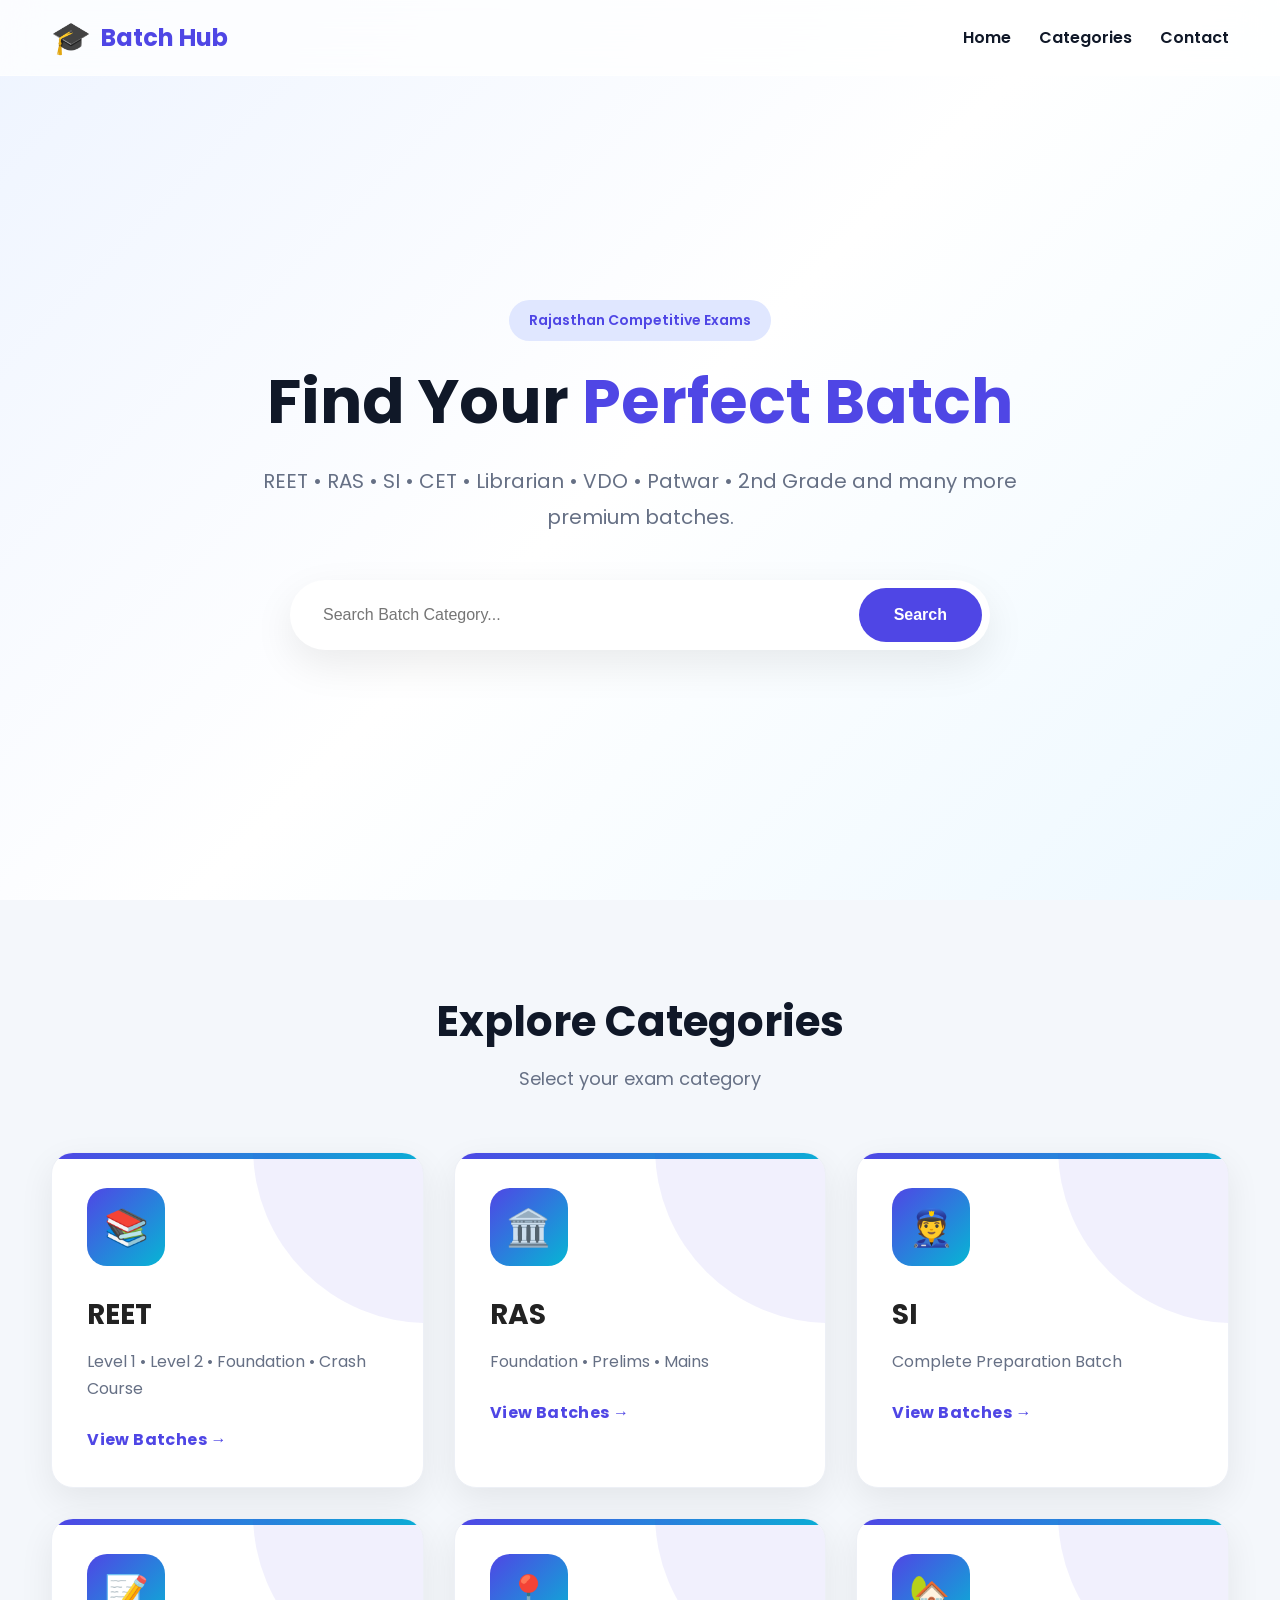
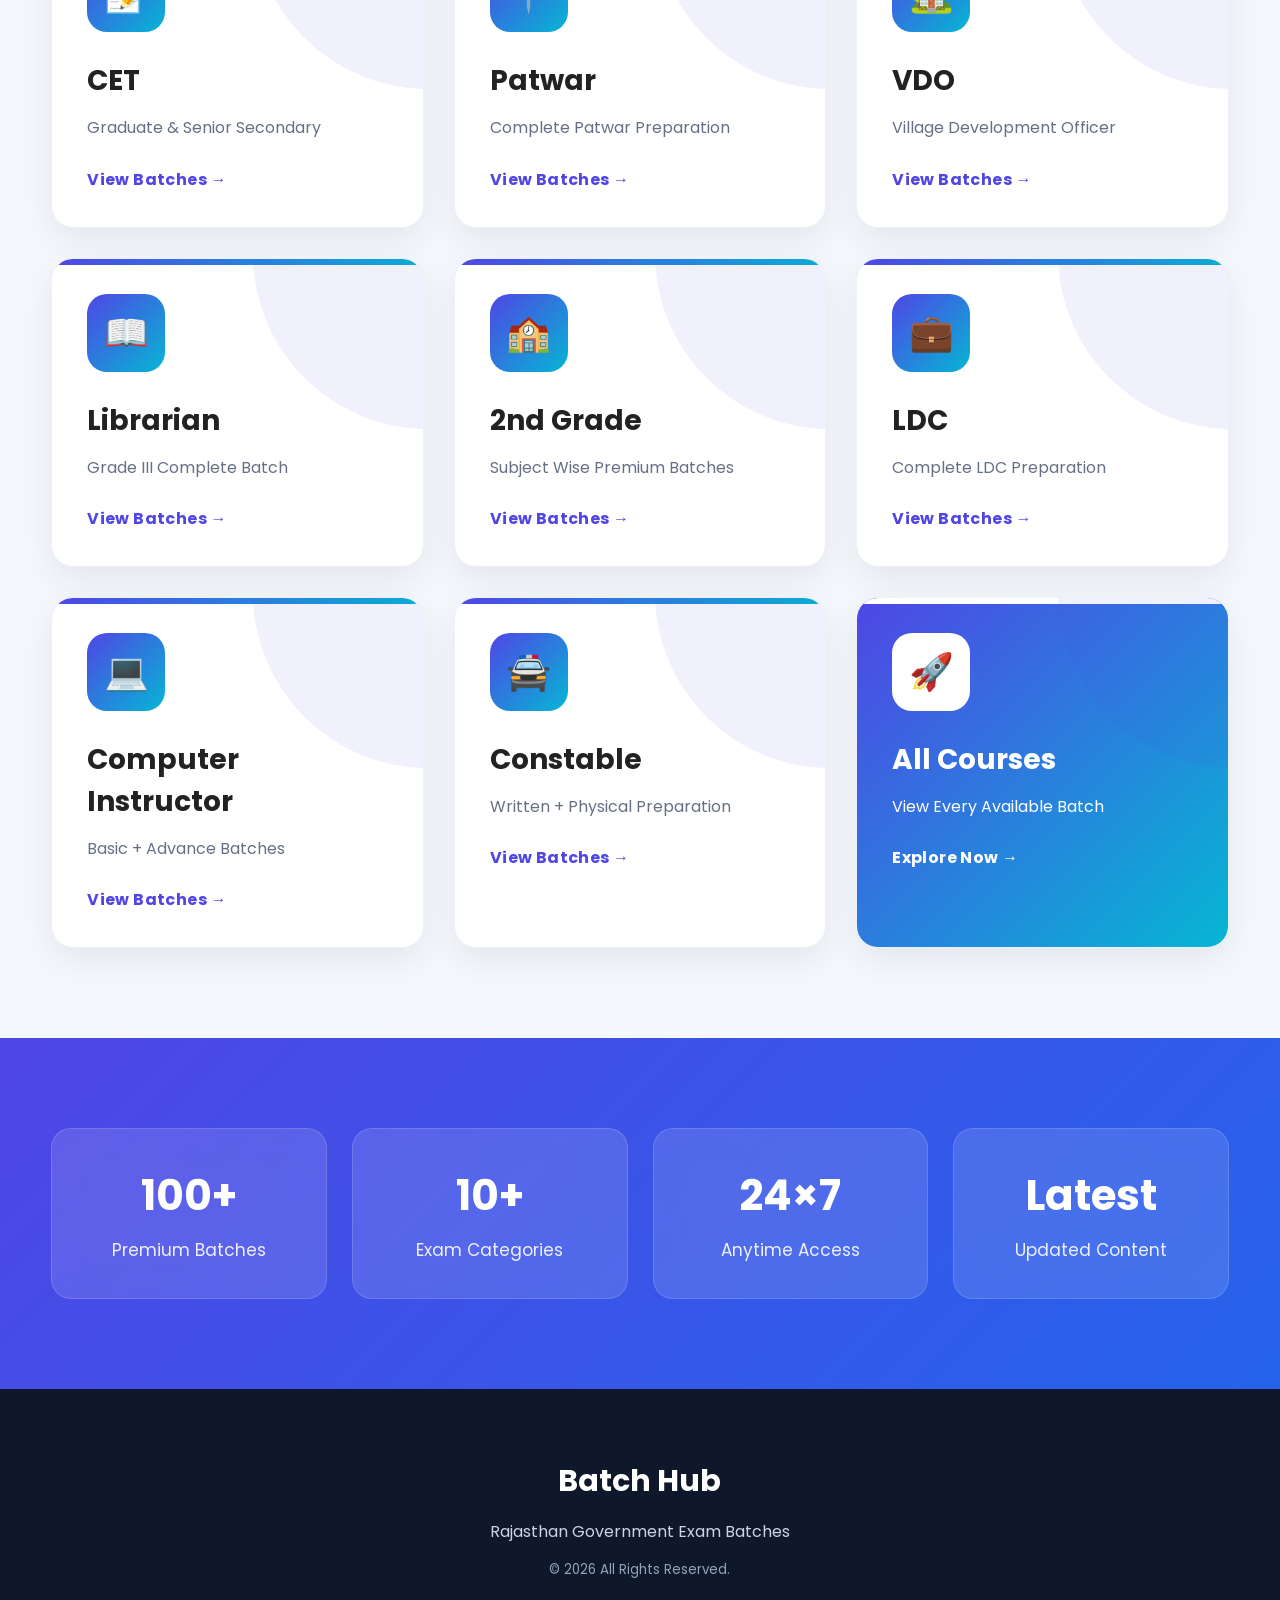
<file: index.html>
<!DOCTYPE html>
<html lang="en">

<head>

    <meta charset="UTF-8">
    <meta name="viewport" content="width=device-width, initial-scale=1.0">

    <title>All Exam Batches</title>

    <meta name="description"
        content="Join Rajasthan Government Exam Premium Batches - REET, RAS, SI, CET, Librarian, Patwar, VDO and more.">

    <link rel="stylesheet" href="assets/css/style.css">

    <link rel="preconnect" href="https://fonts.googleapis.com">

    <link rel="preconnect" href="https://fonts.gstatic.com" crossorigin>

    <link href="https://fonts.googleapis.com/css2?family=Poppins:wght@300;400;500;600;700;800&display=swap"
        rel="stylesheet">

    <script defer src="assets/js/app.js"></script>

</head>

<body>

    <!--========================
            HEADER
    =========================-->

    <header class="header">

        <div class="container">

            <a href="#" class="logo">

                <span class="logo-icon">🎓</span>

                <span class="logo-text">
                    Batch Hub
                </span>

            </a>

            <nav>

                <a href="#">Home</a>

                <a href="#categories">Categories</a>

                <a href="#">Contact</a>

            </nav>

        </div>

    </header>



    <!--========================
            HERO
    =========================-->

    <section class="hero">

        <div class="hero-content">

            <span class="hero-badge">
                Rajasthan Competitive Exams
            </span>

            <h1>

                Find Your

                <span>Perfect Batch</span>

            </h1>

            <p>

                REET • RAS • SI • CET • Librarian • VDO • Patwar •
                2nd Grade and many more premium batches.

            </p>



            <div class="search-box">

                <input type="text"
                    placeholder="Search Batch Category...">

                <button>

                    Search

                </button>

            </div>

        </div>

    </section>



    <!--========================
        CATEGORY SECTION
    =========================-->

    <section class="categories" id="categories">

        <div class="container">

            <div class="section-title">

                <h2>

                    Explore Categories

                </h2>

                <p>

                    Select your exam category

                </p>

            </div>

            <div class="category-grid">

                <!-- REET -->

<a href="batches/reet/index.html" class="category-card">

    <div class="card-icon">📚</div>

    <h3>REET</h3>

    <p>Level 1 • Level 2 • Foundation • Crash Course</p>

    <span>View Batches →</span>

</a>


<!-- RAS -->

<a href="batches/ras/index.html" class="category-card">

    <div class="card-icon">🏛️</div>

    <h3>RAS</h3>

    <p>Foundation • Prelims • Mains</p>

    <span>View Batches →</span>

</a>


<!-- SI -->

<a href="batches/si/index.html" class="category-card">

    <div class="card-icon">👮</div>

    <h3>SI</h3>

    <p>Complete Preparation Batch</p>

    <span>View Batches →</span>

</a>


<!-- CET -->

<a href="batches/cet/index.html" class="category-card">

    <div class="card-icon">📝</div>

    <h3>CET</h3>

    <p>Graduate & Senior Secondary</p>

    <span>View Batches →</span>

</a>


<!-- PATWAR -->

<a href="batches/patwar/index.html" class="category-card">

    <div class="card-icon">📍</div>

    <h3>Patwar</h3>

    <p>Complete Patwar Preparation</p>

    <span>View Batches →</span>

</a>


<!-- VDO -->

<a href="batches/vdo/index.html" class="category-card">

    <div class="card-icon">🏡</div>

    <h3>VDO</h3>

    <p>Village Development Officer</p>

    <span>View Batches →</span>

</a>


<!-- LIBRARIAN -->

<a href="batches/librarian/index.html" class="category-card">

    <div class="card-icon">📖</div>

    <h3>Librarian</h3>

    <p>Grade III Complete Batch</p>

    <span>View Batches →</span>

</a>


<!-- 2nd Grade -->

<a href="batches/2nd-grade/index.html" class="category-card">

    <div class="card-icon">🏫</div>

    <h3>2nd Grade</h3>

    <p>Subject Wise Premium Batches</p>

    <span>View Batches →</span>

</a>


<!-- LDC -->

<a href="batches/ldc/index.html" class="category-card">

    <div class="card-icon">💼</div>

    <h3>LDC</h3>

    <p>Complete LDC Preparation</p>

    <span>View Batches →</span>

</a>


<!-- COMPUTER INSTRUCTOR -->

<a href="batches/computer-instructor/index.html" class="category-card">

    <div class="card-icon">💻</div>

    <h3>Computer Instructor</h3>

    <p>Basic + Advance Batches</p>

    <span>View Batches →</span>

</a>


<!-- CONSTABLE -->

<a href="batches/constable/index.html" class="category-card">

    <div class="card-icon">🚔</div>

    <h3>Constable</h3>

    <p>Written + Physical Preparation</p>

    <span>View Batches →</span>

</a>


<!-- ALL COURSES -->

<a href="batches/all/index.html" class="category-card special">

    <div class="card-icon">🚀</div>

    <h3>All Courses</h3>

    <p>View Every Available Batch</p>

    <span>Explore Now →</span>

</a>
        </div>

    </section>


    <!--========================
            STATS
    =========================-->

    <section class="stats">

        <div class="container">

            <div class="stat-box">

                <h2>100+</h2>

                <p>Premium Batches</p>

            </div>

            <div class="stat-box">

                <h2>10+</h2>

                <p>Exam Categories</p>

            </div>

            <div class="stat-box">

                <h2>24×7</h2>

                <p>Anytime Access</p>

            </div>

            <div class="stat-box">

                <h2>Latest</h2>

                <p>Updated Content</p>

            </div>

        </div>

    </section>



    <!--========================
            FOOTER
    =========================-->

    <footer class="footer">

        <div class="container">

            <h2>Batch Hub</h2>

            <p>

                Rajasthan Government Exam Batches

            </p>

            <small>

                © 2026 All Rights Reserved.

            </small>

        </div>

    </footer>

</body>

</html>
</file>
<file: assets/css/style.css>
/*==========================
        GOOGLE RESET
==========================*/

*{
    margin:0;
    padding:0;
    box-sizing:border-box;
}

html{

    scroll-behavior:smooth;

}

body{

    font-family:'Poppins',sans-serif;

    background:#f4f7fb;

    color:#222;

    overflow-x:hidden;

}


/*==========================
        VARIABLES
==========================*/

:root{

    --primary:#4f46e5;

    --primary-dark:#312e81;

    --secondary:#06b6d4;

    --white:#ffffff;

    --black:#101828;

    --text:#667085;

    --border:#e5e7eb;

    --shadow:0 15px 40px rgba(0,0,0,.08);

    --radius:18px;

    --transition:.35s;

}


/*==========================
        CONTAINER
==========================*/

.container{

    width:min(1200px,92%);

    margin:auto;

}


/*==========================
          HEADER
==========================*/

.header{

    position:fixed;

    top:0;

    left:0;

    width:100%;

    z-index:999;

    backdrop-filter:blur(18px);

    background:rgba(255,255,255,.75);

    border-bottom:1px solid rgba(255,255,255,.4);

}


.header .container{

    display:flex;

    justify-content:space-between;

    align-items:center;

    height:75px;

}


.logo{

    text-decoration:none;

    display:flex;

    align-items:center;

    gap:10px;

}


.logo-icon{

    font-size:32px;

}


.logo-text{

    font-size:24px;

    font-weight:700;

    color:var(--primary);

}


nav{

    display:flex;

    gap:28px;

}


nav a{

    text-decoration:none;

    color:var(--black);

    font-weight:600;

    transition:.3s;

}


nav a:hover{

    color:var(--primary);

}



/*==========================
          HERO
==========================*/

.hero{

    min-height:100vh;

    display:flex;

    justify-content:center;

    align-items:center;

    text-align:center;

    padding:120px 20px 70px;

    background:

    linear-gradient(135deg,#eef4ff,#ffffff,#edf8ff);

}


.hero-content{

    max-width:850px;

}


.hero-badge{

    display:inline-block;

    background:#e0e7ff;

    color:var(--primary);

    padding:10px 20px;

    border-radius:50px;

    font-size:14px;

    font-weight:600;

    margin-bottom:25px;

}


.hero h1{

    font-size:62px;

    line-height:1.15;

    margin-bottom:25px;

    color:var(--black);

}


.hero h1 span{

    color:var(--primary);

}


.hero p{

    font-size:20px;

    color:var(--text);

    margin-bottom:45px;

    line-height:1.8;

}


/*==========================
        SEARCH
==========================*/

.search-box{

    display:flex;

    justify-content:center;

    max-width:700px;

    margin:auto;

    background:#fff;

    padding:8px;

    border-radius:60px;

    box-shadow:var(--shadow);

}


.search-box input{

    flex:1;

    border:none;

    outline:none;

    padding:18px 25px;

    font-size:16px;

    border-radius:50px;

}


.search-box button{

    border:none;

    cursor:pointer;

    background:var(--primary);

    color:#fff;

    padding:18px 35px;

    border-radius:50px;

    font-size:16px;

    font-weight:600;

    transition:.3s;

}


.search-box button:hover{

    background:var(--primary-dark);

}

/*==========================
        SECTION TITLE
==========================*/

.categories{

    padding:90px 0;

}

.section-title{

    text-align:center;

    margin-bottom:60px;

}

.section-title h2{

    font-size:42px;

    color:var(--black);

    margin-bottom:12px;

}

.section-title p{

    color:var(--text);

    font-size:18px;

}


/*==========================
        CATEGORY GRID
==========================*/

.category-grid{

    display:grid;

    grid-template-columns:repeat(auto-fit,minmax(280px,1fr));

    gap:30px;

}


/*==========================
        CATEGORY CARD
==========================*/

.category-card{

    position:relative;

    overflow:hidden;

    text-decoration:none;

    color:#222;

    background:#ffffff;

    border-radius:22px;

    padding:35px;

    border:1px solid #edf0f6;

    box-shadow:0 12px 35px rgba(0,0,0,.07);

    transition:.35s;

}


/* TOP COLOR BAR */

.category-card::before{

    content:"";

    position:absolute;

    top:0;

    left:0;

    width:100%;

    height:6px;

    background:linear-gradient(90deg,#4f46e5,#06b6d4);

}


/* HOVER GLOW */

.category-card::after{

    content:"";

    position:absolute;

    width:350px;

    height:350px;

    background:rgba(79,70,229,.08);

    border-radius:50%;

    right:-180px;

    top:-180px;

    transition:.5s;

}


.category-card:hover::after{

    transform:scale(1.4);

}


.category-card:hover{

    transform:translateY(-12px);

    box-shadow:0 25px 55px rgba(79,70,229,.20);

}


.card-icon{

    width:78px;

    height:78px;

    border-radius:20px;

    background:linear-gradient(135deg,#4f46e5,#06b6d4);

    display:flex;

    align-items:center;

    justify-content:center;

    font-size:36px;

    color:#fff;

    margin-bottom:28px;

}


.category-card h3{

    font-size:28px;

    margin-bottom:12px;

}


.category-card p{

    color:#667085;

    line-height:1.7;

    margin-bottom:25px;

}


.category-card span{

    color:#4f46e5;

    font-weight:700;

    letter-spacing:.4px;

}


/* FEATURED CARD */

.special{

    background:linear-gradient(135deg,#4f46e5,#06b6d4);

    color:#fff;

}


.special::before{

    background:#fff;

}


.special h3,

.special p,

.special span{

    color:#fff;

}


.special .card-icon{

    background:#fff;

    color:#4f46e5;

}


/*==========================
        ICON ANIMATION
==========================*/

.category-card:hover .card-icon{

    transform:rotate(-8deg) scale(1.08);

    transition:.35s;

}


/*==========================
      CARD SHINE EFFECT
==========================*/

.category-card{

    position:relative;

}


.category-card .shine{

    display:none;

}


.category-card:hover{

    background-image:

    linear-gradient(

    120deg,

    transparent 20%,

    rgba(255,255,255,.45) 50%,

    transparent 80%

    );

    background-size:220% 100%;

    animation:shine 1s linear;

}


@keyframes shine{

    from{

        background-position:-220%;

    }

    to{

        background-position:220%;

    }

}

/*==================================
            STATS
===================================*/

.stats{

    padding:90px 0;

    background:linear-gradient(135deg,#4f46e5,#2563eb);

}

.stats .container{

    display:grid;

    grid-template-columns:repeat(auto-fit,minmax(220px,1fr));

    gap:25px;

}

.stat-box{

    background:rgba(255,255,255,.12);

    backdrop-filter:blur(15px);

    border:1px solid rgba(255,255,255,.15);

    border-radius:20px;

    text-align:center;

    padding:35px 20px;

    transition:.35s;

}

.stat-box:hover{

    transform:translateY(-8px);

    background:rgba(255,255,255,.18);

}

.stat-box h2{

    color:#fff;

    font-size:42px;

    margin-bottom:10px;

}

.stat-box p{

    color:rgba(255,255,255,.9);

    font-size:17px;

}


/*==================================
            FOOTER
===================================*/

.footer{

    background:#0f172a;

    color:#fff;

    text-align:center;

    padding:70px 20px;

}

.footer h2{

    font-size:30px;

    margin-bottom:15px;

}

.footer p{

    color:#cbd5e1;

    margin-bottom:12px;

}

.footer small{

    color:#94a3b8;

}


/*==================================
        SCROLLBAR
===================================*/

::-webkit-scrollbar{

    width:10px;

}

::-webkit-scrollbar-thumb{

    background:#4f46e5;

    border-radius:50px;

}

::-webkit-scrollbar-track{

    background:#edf2f7;

}


/*==================================
        SELECTION
===================================*/

::selection{

    background:#4f46e5;

    color:#fff;

}


/*==================================
        SMOOTH ANIMATION
===================================*/

.category-card,
.stat-box,
.search-box,
.hero-badge{

    animation:fadeUp .7s ease;

}

@keyframes fadeUp{

    from{

        opacity:0;

        transform:translateY(40px);

    }

    to{

        opacity:1;

        transform:translateY(0);

    }

}


/*==================================
        RESPONSIVE
===================================*/

@media(max-width:992px){

.hero h1{

font-size:50px;

}

.section-title h2{

font-size:34px;

}

}


@media(max-width:768px){

.header .container{

flex-direction:column;

height:auto;

padding:15px 0;

}

nav{

margin-top:15px;

gap:18px;

flex-wrap:wrap;

justify-content:center;

}

.hero{

padding-top:170px;

}

.hero h1{

font-size:38px;

}

.hero p{

font-size:17px;

}

.search-box{

flex-direction:column;

border-radius:20px;

padding:15px;

gap:12px;

}

.search-box button{

width:100%;

}

.section-title h2{

font-size:30px;

}

.category-grid{

grid-template-columns:1fr;

}

}


@media(max-width:480px){

.hero h1{

font-size:32px;

}

.hero p{

font-size:15px;

}

.logo-text{

font-size:20px;

}

.card-icon{

width:65px;

height:65px;

font-size:28px;

}

.category-card{

padding:28px;

}

}
</file>
